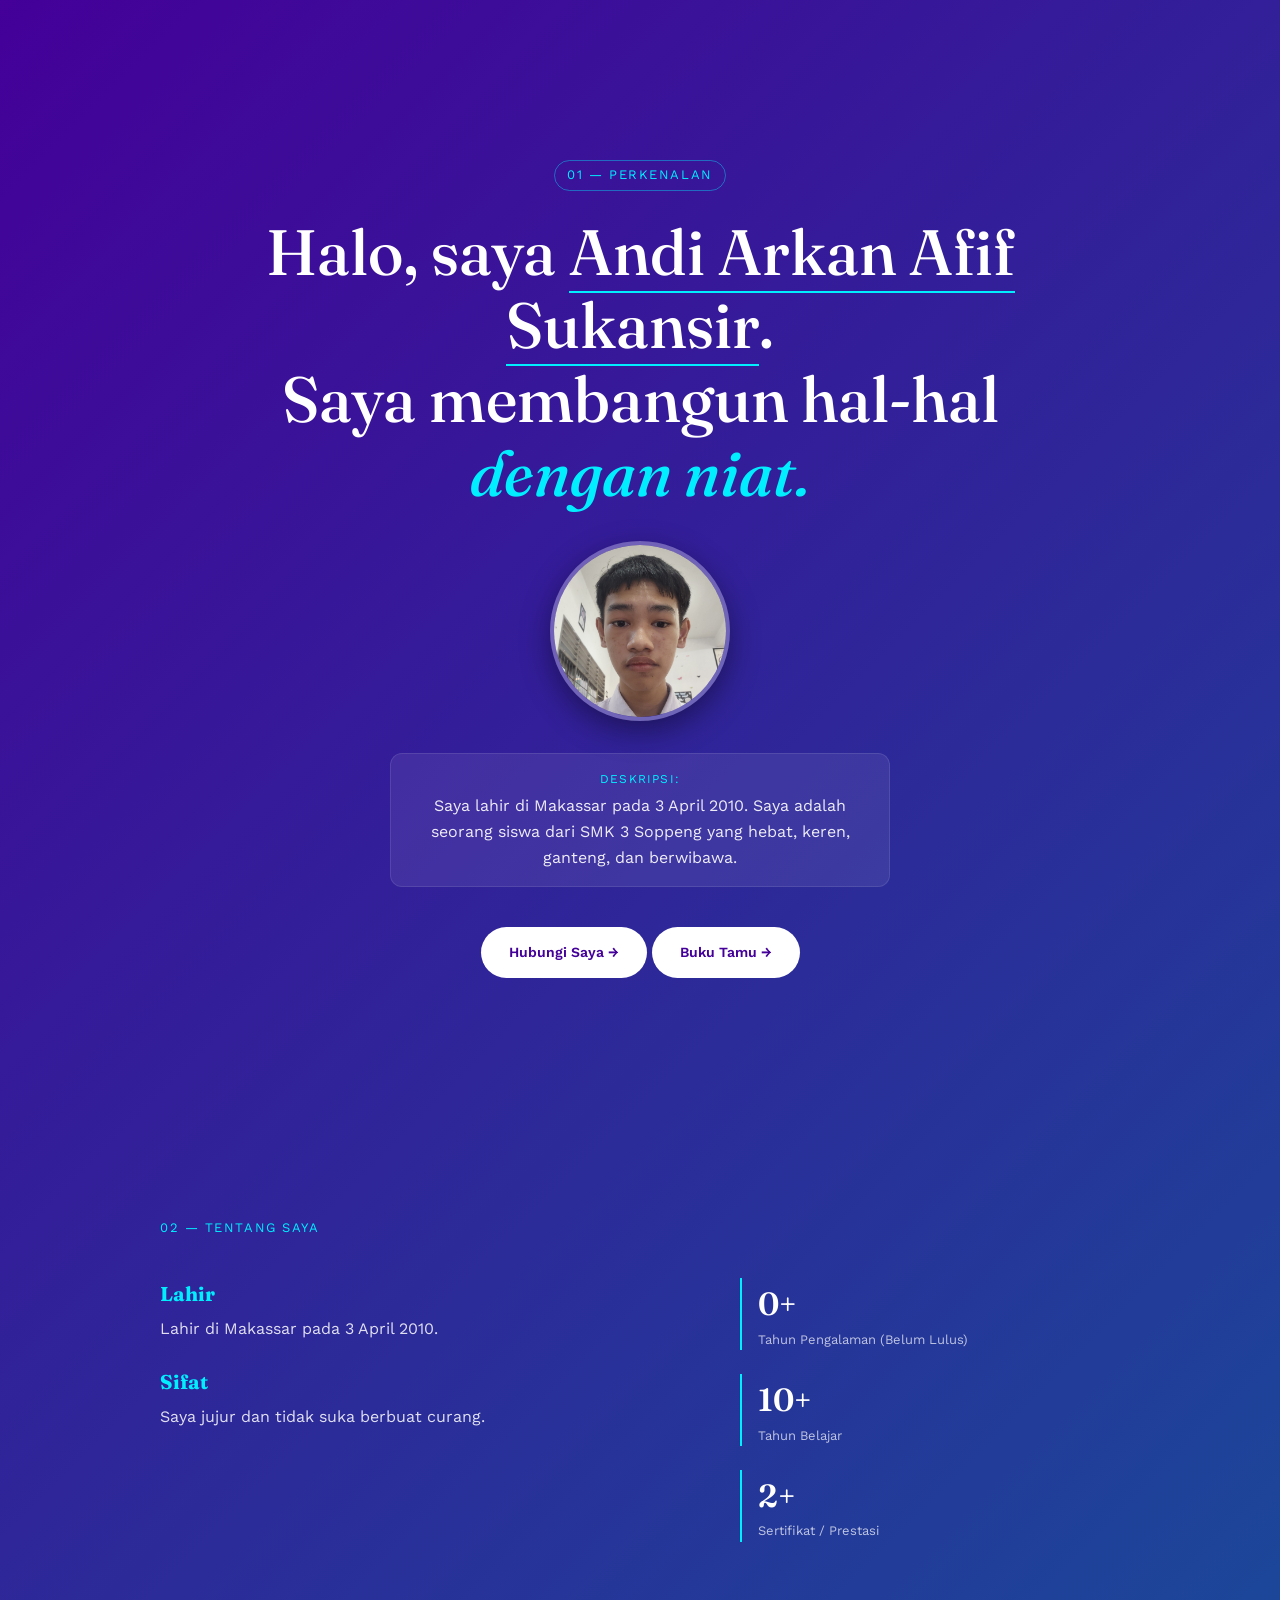
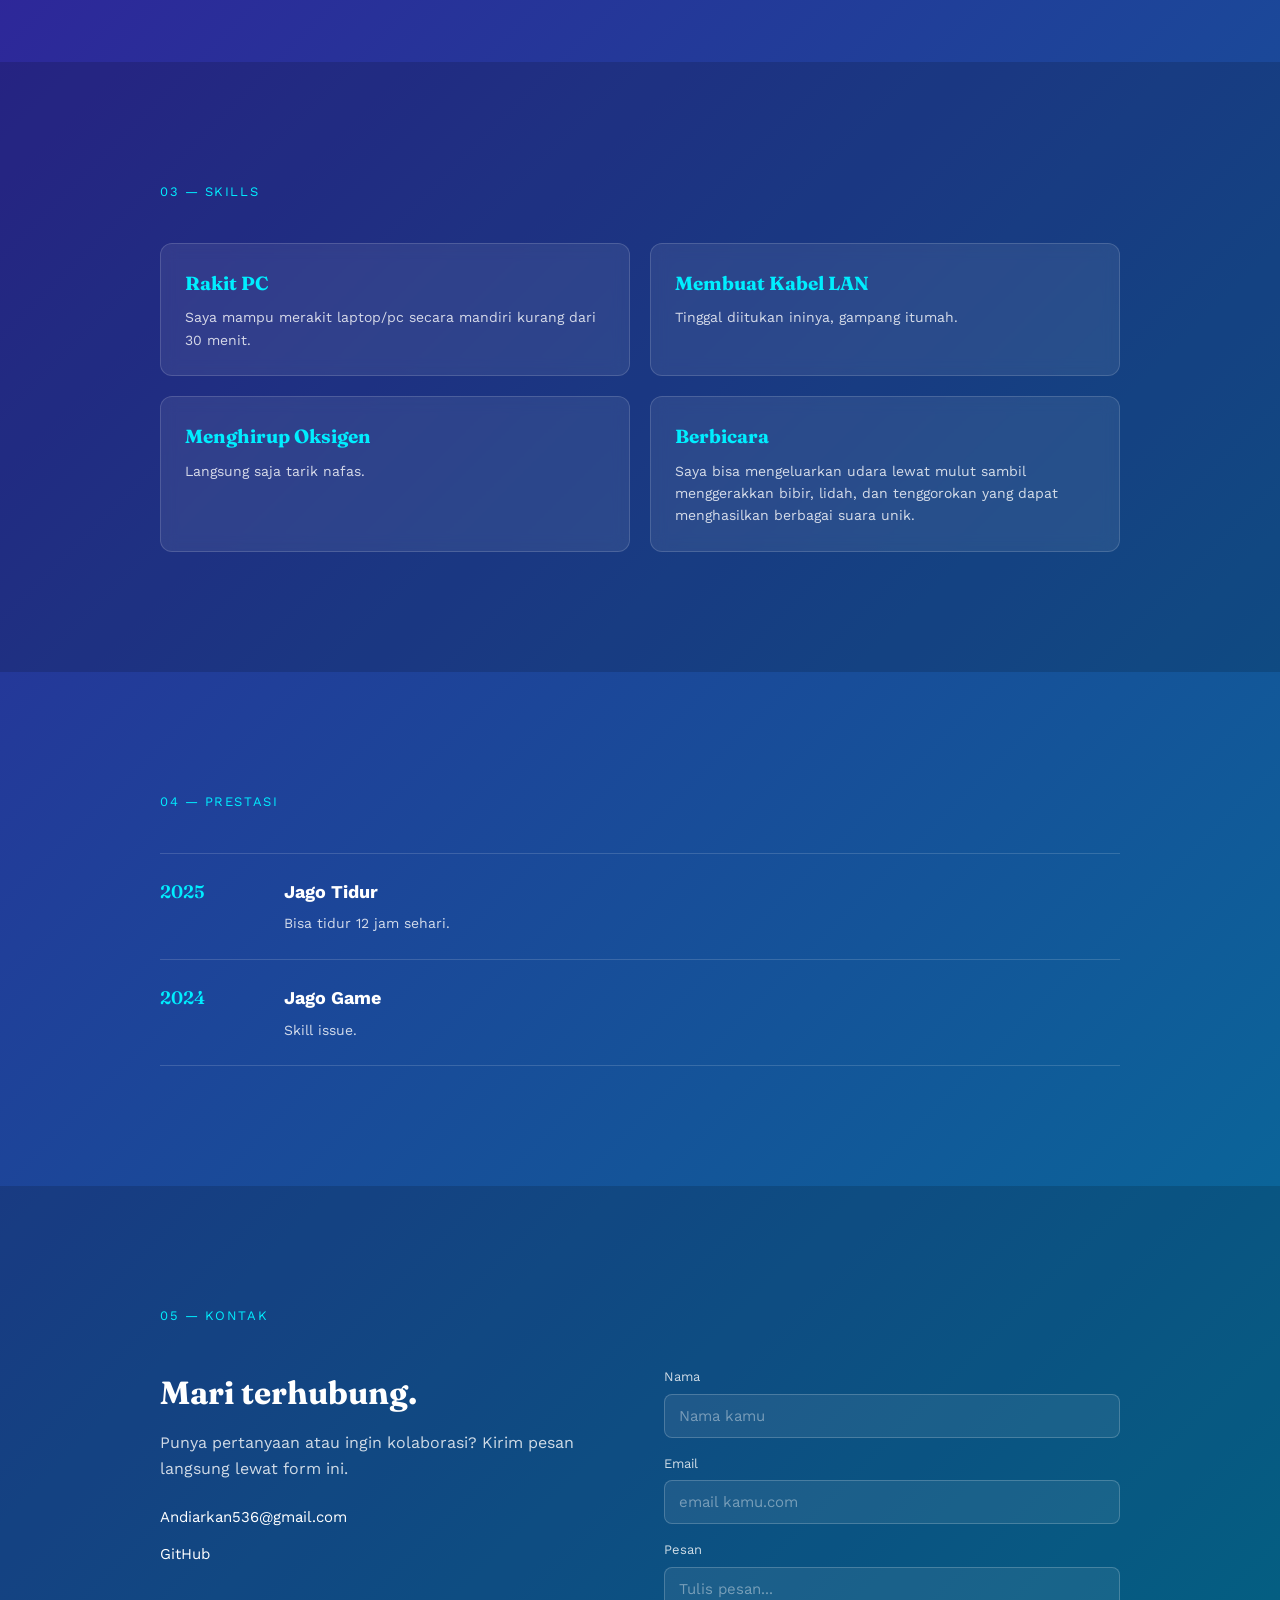
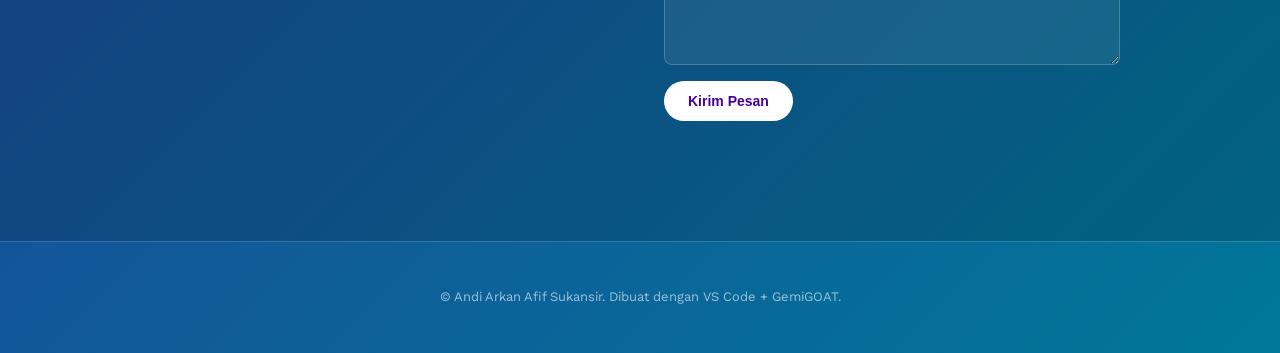
<file: index.html>
<!DOCTYPE html>
<html lang="id">
<head>
    <meta charset="UTF-8" />
    <meta name="viewport" content="width=device-width, initial-scale=1.0" />
    <title>Andi Arkan Afif Sukansir — Portofolio</title>
    <link rel="preconnect" href="https://fonts.googleapis.com" />
    <link rel="preconnect" href="https://fonts.gstatic.com" crossorigin />
    <link href="https://fonts.googleapis.com/css2?family=Fraunces:opsz,wght@9..144,400;9..144,500;9..144,600&family=Work+Sans:wght@400;500;600&display=swap" rel="stylesheet" />
    <link rel="stylesheet" href="arkan.css" />
</head>
<body>
    <!-- ===== HERO / INTRO ===== -->
    <section class="hero" id="home">
        <div class="hero__index">01 — Perkenalan</div>
        <h1 class="hero__title">
            Halo, saya <span class="hero__name">Andi Arkan Afif Sukansir</span>.<br />
            Saya membangun hal-hal <em>dengan niat.</em>
        </h1>
        <div class="fotokitablur">
            <img src="Arkan.jpg" alt="Foto Andi Arkan Afif Sukansir"/>
        </div>
        <div class="hero__subtitle">
            <span class="subtitle__label">Deskripsi:</span>
            <p>Saya lahir di Makassar pada 3 April 2010. Saya adalah seorang siswa dari SMK 3 Soppeng yang hebat, keren, ganteng, dan berwibawa.</p>
        </div>
        <a href="#contact" class="hero__cta">Hubungi Saya →</a>
        <a href="tamu.html" class="hero__cta">Buku Tamu →</a>
    </section>

    <!-- ===== ABOUT ===== -->
    <section class="section" id="about">
        <div class="section__label">02 — Tentang Saya</div>
        <div class="section__content about__grid">
            <div class="about__text">
                <div class="about__block">
                    <h3>Lahir</h3>
                    <p>Lahir di Makassar pada 3 April 2010.</p>
                </div>
                <div class="about__block">
                    <h3>Sifat</h3>
                    <p>Saya jujur dan tidak suka berbuat curang.</p>
                </div>
            </div>
            <div class="about__facts">
                <div class="fact">
                    <span class="fact__num">0+</span>
                    <span class="fact__label">Tahun Pengalaman (Belum Lulus)</span>
                </div>
                <div class="fact">
                    <span class="fact__num">10+</span>
                    <span class="fact__label">Tahun Belajar</span>
                </div>
                <div class="fact">
                    <span class="fact__num">2+</span>
                    <span class="fact__label">Sertifikat / Prestasi</span>
                </div>
            </div>
        </div>
    </section>

    <!-- ===== SKILLS ===== -->
    <section class="section section--alt" id="skills">
        <div class="section__label">03 — Skills</div>
        <div class="section__content">
            <div class="skills__grid">
                <div class="skill-card">
                    <h3>Rakit PC</h3>
                    <p>Saya mampu merakit laptop/pc secara mandiri kurang dari 30 menit.</p>
                </div>
                <div class="skill-card">
                    <h3>Membuat Kabel LAN</h3>
                    <p>Tinggal diitukan ininya, gampang itumah.</p>
                </div>
                <div class="skill-card">
                    <h3>Menghirup Oksigen</h3>
                    <p>Langsung saja tarik nafas.</p>
                </div>
                <div class="skill-card">
                    <h3>Berbicara</h3>
                    <p>Saya bisa mengeluarkan udara lewat mulut sambil menggerakkan bibir, lidah, dan tenggorokan yang dapat menghasilkan berbagai suara unik.</p>
                </div>
            </div>
        </div>
    </section>

    <!-- ===== ACHIEVEMENTS / PRESTASI ===== -->
    <section class="section" id="achievements">
        <div class="section__label">04 — Prestasi</div>
        <div class="section__content">
            <ul class="timeline">
                <li class="timeline__item">
                    <span class="timeline__year">2025</span>
                    <div class="timeline__body">
                        <h3>Jago Tidur</h3>
                        <p>Bisa tidur 12 jam sehari.</p>
                    </div>
                </li>
                <li class="timeline__item">
                    <span class="timeline__year">2024</span>
                    <div class="timeline__body">
                        <h3>Jago Game</h3>
                        <p>Skill issue.</p>
                    </div>
                </li>
            </ul>
        </div>
    </section>

    <!-- ===== CONTACT ===== -->
    <section class="section section--alt" id="contact">
        <div class="section__label">05 — Kontak</div>
        <div class="section__content contact__grid">
            <div class="contact__intro">
                <h2>Mari terhubung.</h2>
                <p>Punya pertanyaan atau ingin kolaborasi? Kirim pesan langsung lewat form ini.</p>
                <div class="contact__links">
                    <a href="mailto:Andiarkan536@gmail.com" class="email-link">Andiarkan536@gmail.com</a>
                    <a href="https://github.com/ArkanakrA" target="_blank" rel="noopener">GitHub</a>
                </div>
            </div>
            <form class="contact__form" onsubmit="event.preventDefault(); alert('Form ini contoh statis — hubungkan ke layanan email seperti Formspree agar berfungsi.');">
                <label> Nama <input type="text" name="name" placeholder="Nama kamu" required /> </label>
                <label> Email <input type="email" name="email" placeholder="email kamu.com" required /> </label>
                <label> Pesan <textarea name="message" rows="4" placeholder="Tulis pesan..." required></textarea> </label>
                <button type="submit">Kirim Pesan</button>
            </form>
        </div>
    </section>

    <footer class="footer">
        <p>© <span id="year"></span> Andi Arkan Afif Sukansir. Dibuat dengan VS Code + GemiGOAT.</p>
    </footer>
    <script src="script.js"></script>
</body>
</html>
</file>
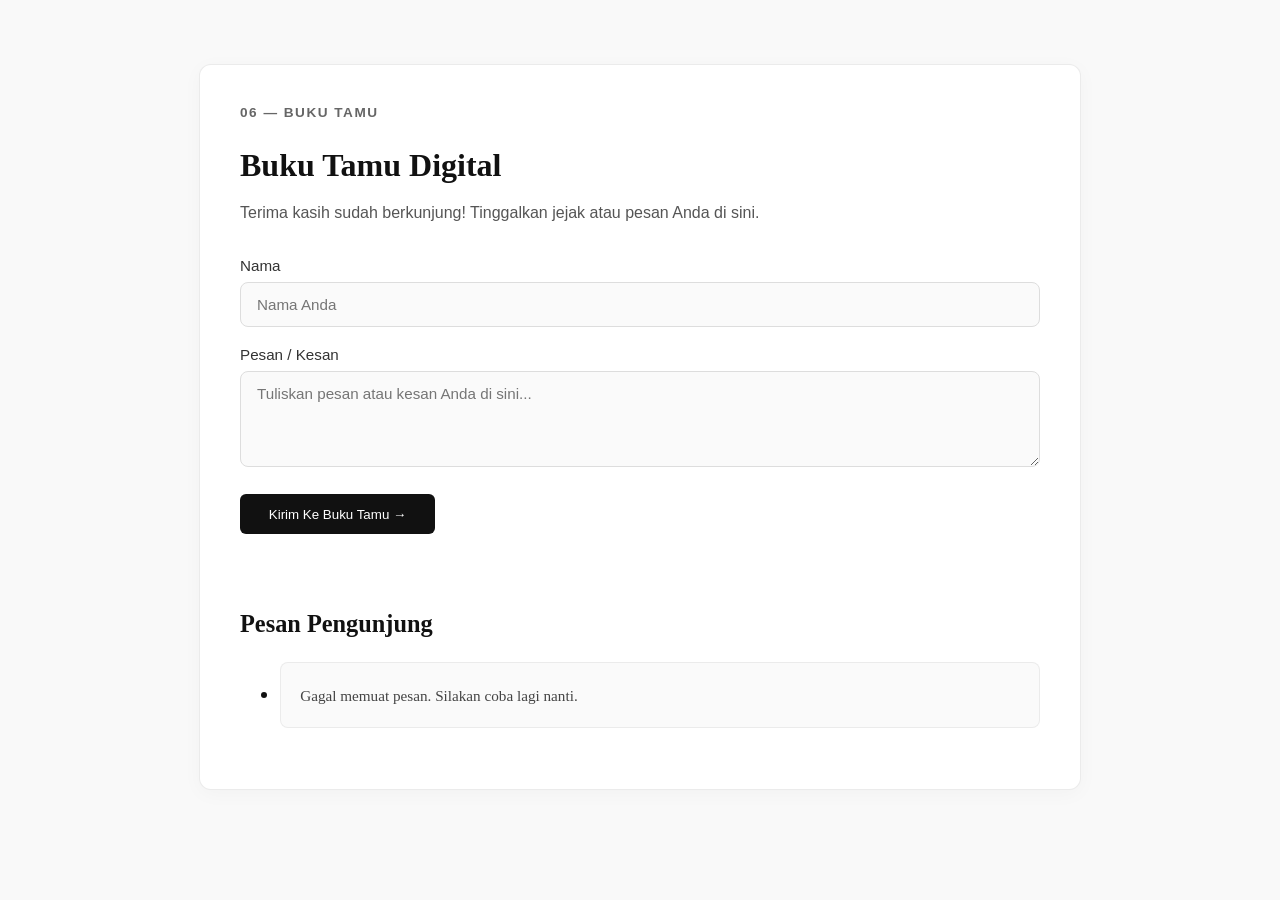
<file: bukutamu.html>
<!DOCTYPE html>
<html lang="id">
<head>
    <meta charset="UTF-8" />
    <meta name="viewport" content="width=device-width, initial-scale=1.0" />
    <title>Buku Tamu Digital</title>
    <link rel="stylesheet" href="bt.css" />
</head>
<body>

    <!-- ===== BUKU TAMU DIGITAL ===== -->
    <section class="section" id="guestbook">
        <div class="section__label">06 — Buku Tamu</div>
        <div class="section__content contact__grid">
            <div class="contact__intro">
                <h2>Buku Tamu Digital</h2>
                <p>Terima kasih sudah berkunjung! Tinggalkan jejak atau pesan Anda di sini.</p>
            </div>
            
            <form class="contact__form" id="guestbookForm">
                <label>
                    Nama
                    <input type="text" id="guestName" placeholder="Nama Anda" required />
                </label>
                <label>
                    Pesan / Kesan
                    <textarea id="guestMessage" rows="4" placeholder="Tuliskan pesan atau kesan Anda di sini..." required></textarea>
                </label>
                <button type="submit" class="hero__cta" style="border: none; cursor: pointer; display: inline-block; text-align: center;">Kirim Ke Buku Tamu →</button>
            </form>
        </div>

        <!-- Daftar Pesan Buku Tamu -->
        <div class="guestbook__entries">
            <h3 class="guestbook__title">Pesan Pengunjung</h3>
            <ul class="guestbook__list" id="guestList">
                <li class="guestbook__item">
                    <div class="guestbook__item-header">
                        <span class="guestbook__author">Pengunjung</span>
                        <span class="guestbook__date">Baru saja</span>
                    </div>
                    <p class="guestbook__message">Website portofolio yang keren!</p>
                </li>
            </ul>
        </div>
    </section>

    <!-- Script harus ditaruh di paling bawah sebelum penutup body -->
    <script src="script.js"></script>
</body>
</html>
</file>
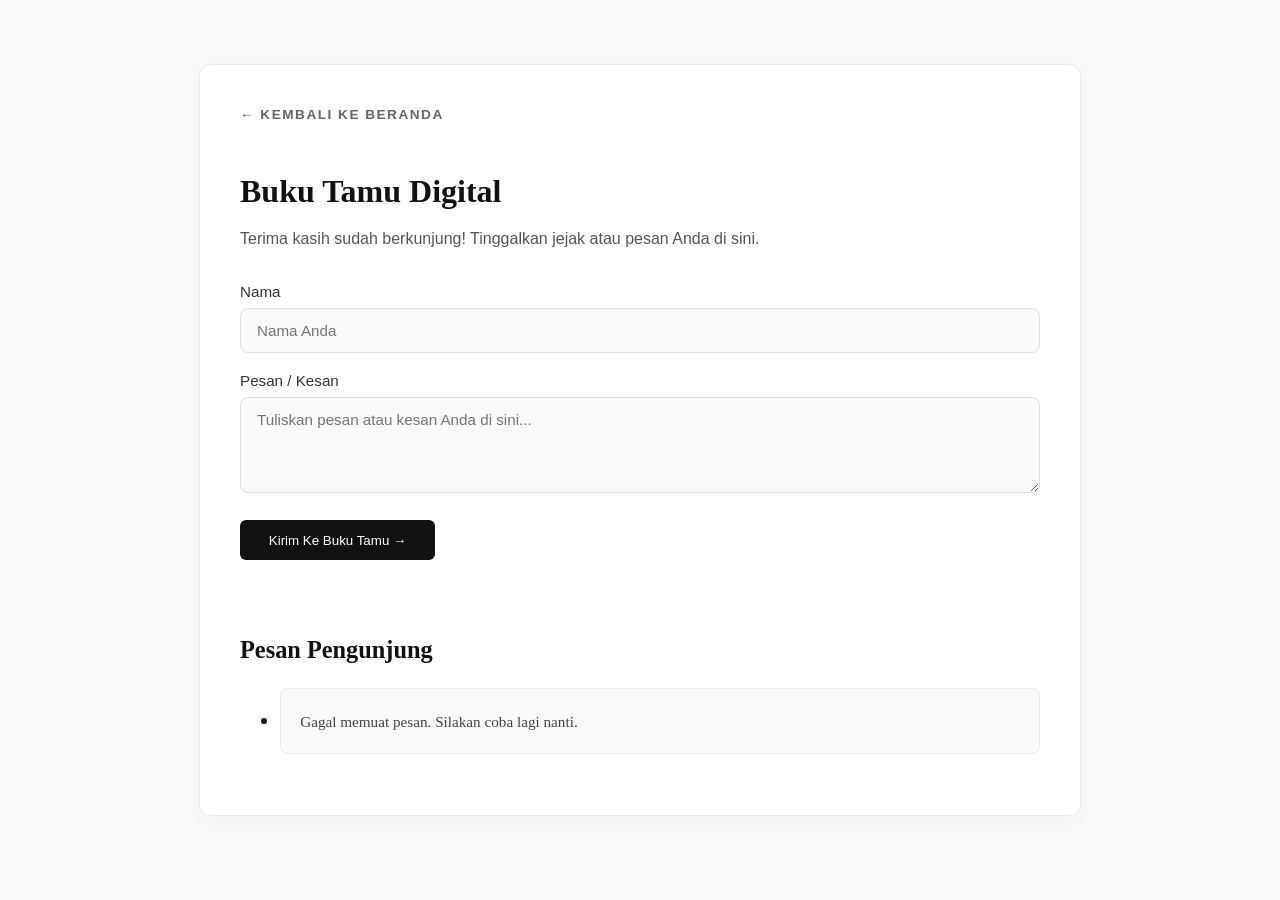
<file: tamu.html>
<!DOCTYPE html>
<html lang="id">
<head>
    <meta charset="UTF-8" />
    <meta name="viewport" content="width=device-width, initial-scale=1.0" />
    <title>Buku Tamu Digital</title>
    <link rel="stylesheet" href="bt.css" />
</head>
<body>

    <!-- ===== BUKU TAMU DIGITAL ===== -->
    <section class="section" id="guestbook">
        <a href="index.html" class="section__label" style="text-decoration: none; cursor: pointer; display: inline-block;">
            ← Kembali ke Beranda
        </a>
        <div class="section__content contact__grid">
            <div class="contact__intro">
                <h2>Buku Tamu Digital</h2>
                <p>Terima kasih sudah berkunjung! Tinggalkan jejak atau pesan Anda di sini.</p>
            </div>
            
            <form class="contact__form" id="guestbookForm">
                <label>
                    Nama
                    <input type="text" id="guestName" placeholder="Nama Anda" required />
                </label>
                <label>
                    Pesan / Kesan
                    <textarea id="guestMessage" rows="4" placeholder="Tuliskan pesan atau kesan Anda di sini..." required></textarea>
                </label>
                <button type="submit" class="hero__cta" style="border: none; cursor: pointer; display: inline-block; text-align: center;">Kirim Ke Buku Tamu →</button>
            </form>
        </div>

        <!-- Daftar Pesan Buku Tamu -->
        <div class="guestbook__entries">
            <h3 class="guestbook__title">Pesan Pengunjung</h3>
            <ul class="guestbook__list" id="guestList">
                <li class="guestbook__item">
                    <div class="guestbook__item-header">
                        <span class="guestbook__author">Pengunjung</span>
                        <span class="guestbook__date">Baru saja</span>
                    </div>
                    <p class="guestbook__message">Website portofolio yang keren!</p>
                </li>
            </ul>
        </div>
    </section>

    <!-- Script harus ditaruh di paling bawah sebelum penutup body -->
    <script src="script.js"></script>
</body>
</html>
</file>
<file: arkan.css>
/* ========================================= 
TOKEN DESAIN 
========================================= */ 
:root { 
    --font-display: "Fraunces", serif; 
    --font-body: "Work Sans", sans-serif; 
    --max-width: 960px; 
    --section-pad: clamp(64px, 10vw, 120px); 
} 

* { 
    box-sizing: border-box; 
} 

html { 
    scroll-behavior: smooth; 
} 

body { 
    margin: 0; 
    background: linear-gradient(135deg, #440099, #007799); /* Latar belakang gradasi diagonal halus */
    color: #ffffff; /* Mengubah teks global menjadi putih agar terbaca jelas */
    font-family: var(--font-body); 
    line-height: 1.6; 
    -webkit-font-smoothing: antialiased; 
} 

a { 
    color: inherit; 
    text-decoration: none; 
} 

ul { 
    list-style: none; 
    margin: 0; 
    padding: 0; 
} 

/* ========================================= 
NAVIGASI 
========================================= */ 
.nav { 
    position: sticky; 
    top: 0; 
    z-index: 50; 
    display: flex; 
    align-items: center; 
    justify-content: space-between; 
    padding: 20px clamp(20px, 6vw, 64px); 
    background: rgba(255, 255, 255, 0.1); /* Efek kaca transparan */
    backdrop-filter: blur(12px); 
    -webkit-backdrop-filter: blur(12px);
    border-bottom: 1px solid rgba(255, 255, 255, 0.15); 
} 

.nav__brand { 
    font-family: var(--font-display); 
    font-size: 22px; 
    font-weight: 600; 
} 

.nav__links { 
    display: flex; 
    gap: 32px; 
    font-size: 14px; 
    letter-spacing: 0.02em; 
} 

.nav__links a { 
    position: relative; 
    padding-bottom: 4px; 
    opacity: 0.85;
    transition: opacity 0.2s;
} 

.nav__links a:hover {
    opacity: 1;
}

.nav__links a::after { 
    content: ""; 
    position: absolute; 
    left: 0; 
    bottom: 0; 
    width: 0; 
    height: 1px; 
    background: #00eeff; 
    transition: width 0.25s ease; 
} 

.nav__links a:hover::after { 
    width: 100%; 
} 

.nav__toggle { 
    display: none; 
    flex-direction: column; 
    gap: 5px; 
    background: none; 
    border: none; 
    cursor: pointer; 
    padding: 4px; 
} 

.nav__toggle span { 
    width: 22px; 
    height: 2px; 
    background: #ffffff; 
    display: block; 
} 

/* ========================================= 
HERO 
========================================= */ 
.hero { 
    max-width: var(--max-width); 
    margin: 0 auto; 
    padding: clamp(80px, 14vw, 160px) clamp(20px, 6vw, 64px) var(--section-pad); 
    text-align: center; /* Membuat semua text di hero otomatis ke tengah */
} 

.hero__index { 
    display: inline-block;
    font-size: 13px; 
    letter-spacing: 0.12em; 
    text-transform: uppercase; 
    color: #00eeff; /* Warna aksen cyan terang agar terbaca di warna gelap */
    margin-bottom: 24px; 
    border: 1px solid rgba(0, 238, 255, 0.4);
    padding: 4px 12px;
    border-radius: 20px;
} 

.hero__title { 
    font-family: var(--font-display); 
    font-weight: 500; 
    font-size: clamp(36px, 6vw, 64px); 
    line-height: 1.15; 
    margin: 0 auto 24px; 
    max-width: 20ch; 
} 

.hero__title em { 
    font-style: italic; 
    color: #00eeff; 
} 

.hero__name { 
    border-bottom: 2px solid #00eeff; 
} 

/* BINGKAI FOTO PROFIL BUNDAR DI TENGAH */
.fotokitablur { 
    display: block; 
    margin: 32px auto; 
    width: 180px; 
    height: 180px; 
    border-radius: 50%; 
    overflow: hidden; 
    box-shadow: 0 10px 30px rgba(0, 0, 0, 0.4); 
    border: 4px solid rgba(255, 255, 255, 0.3); 
} 

.fotokitablur img { 
    display: block; 
    width: 100%; 
    height: 100%; 
    object-fit: cover; 
} 

.hero__subtitle { 
    max-width: 50ch; 
    margin: 0 auto 40px; 
    background: rgba(255, 255, 255, 0.08);
    padding: 16px 24px;
    border-radius: 12px;
    border: 1px solid rgba(255, 255, 255, 0.1);
} 

.subtitle__label {
    display: block;
    font-size: 12px;
    text-transform: uppercase;
    letter-spacing: 0.1em;
    color: #00eeff;
    margin-bottom: 4px;
}

.hero__subtitle p {
    margin: 0;
    font-size: 16px;
    color: rgba(255, 255, 255, 0.9);
}

.hero__cta { 
    display: inline-block; 
    padding: 14px 28px; 
    background: #ffffff; 
    color: #440099; 
    border-radius: 999px; 
    font-size: 14px; 
    font-weight: 600;
    transition: transform 0.2s ease, background 0.2s ease, box-shadow 0.2s ease; 
} 

.hero__cta:hover { 
    background: #00eeff; 
    color: #111111;
    transform: translateY(-2px); 
    box-shadow: 0 5px 15px rgba(0, 238, 255, 0.4);
} 

/* ========================================= 
SECTION LAYOUT UMUM 
========================================= */ 
.section { 
    padding: var(--section-pad) clamp(20px, 6vw, 64px); 
} 

.section--alt { 
    background: rgba(0, 0, 0, 0.15); /* Background section alt dibuat gelap transparan */
} 

.section__label { 
    max-width: var(--max-width); 
    margin: 0 auto 40px; 
    font-size: 13px; 
    letter-spacing: 0.12em; 
    text-transform: uppercase; 
    color: #00eeff; 
} 

.section__content { 
    max-width: var(--max-width); 
    margin: 0 auto; 
} 

/* ========================================= 
ABOUT 
========================================= */ 
.about__grid { 
    display: grid; 
    grid-template-columns: 1.4fr 1fr; 
    gap: 48px; 
} 

.about__block {
    margin-bottom: 24px;
}

.about__block h3 {
    margin: 0 0 6px;
    font-family: var(--font-display);
    color: #00eeff;
    font-size: 20px;
}

.about__block p { 
    color: rgba(255, 255, 255, 0.85); 
    font-size: 16px; 
    margin: 0;
} 

.about__facts { 
    display: flex; 
    flex-direction: column; 
    gap: 24px; 
} 

.fact { 
    display: flex; 
    flex-direction: column; 
    border-left: 2px solid #00eeff; 
    padding-left: 16px; 
} 

.fact__num { 
    font-family: var(--font-display); 
    font-size: 32px; 
    font-weight: 600; 
} 

.fact__label { 
    font-size: 13px; 
    color: rgba(255, 255, 255, 0.7); 
} 

/* ========================================= 
SKILLS 
========================================= */ 
.skills__grid { 
    display: grid; 
    grid-template-columns: repeat(2, 1fr); 
    gap: 20px; 
} 

.skill-card { 
    background: rgba(255, 255, 255, 0.08); /* Kartu efek kaca transparan */
    border: 1px solid rgba(255, 255, 255, 0.15); 
    border-radius: 12px; 
    padding: 24px; 
    backdrop-filter: blur(8px);
    transition: transform 0.2s ease, box-shadow 0.2s ease, border-color 0.2s ease; 
} 

.skill-card:hover { 
    transform: translateY(-4px); 
    box-shadow: 0 10px 24px rgba(0, 0, 0, 0.2); 
    border-color: #00eeff;
} 

.skill-card h3 { 
    font-family: var(--font-display); 
    font-size: 19px; 
    margin: 0 0 8px; 
    color: #00eeff;
} 

.skill-card p { 
    color: rgba(255, 255, 255, 0.8); 
    font-size: 14px; 
    margin: 0; 
} 

/* ========================================= 
ACHIEVEMENTS / TIMELINE 
========================================= */ 
.timeline__item { 
    display: grid; 
    font-size: 16px; 
    grid-template-columns: 100px 1fr; 
    gap: 24px; 
    padding: 24px 0; 
    border-top: 1px solid rgba(255, 255, 255, 0.15); 
} 

.timeline__item:last-child { 
    border-bottom: 1px solid rgba(255, 255, 255, 0.15); 
} 

.timeline__year { 
    font-family: var(--font-display); 
    font-size: 18px; 
    color: #00eeff; 
    font-weight: 600;
} 

.timeline__body h3 { 
    margin: 0 0 6px; 
    font-size: 18px; 
    color: #ffffff;
} 

.timeline__body p { 
    margin: 0; 
    color: rgba(255, 255, 255, 0.8); 
    font-size: 14px; 
} 

/* ========================================= 
CONTACT 
========================================= */ 
.contact__grid { 
    display: grid; 
    grid-template-columns: 1fr 1fr; 
    gap: 48px; 
} 

.contact__intro h2 { 
    font-family: var(--font-display); 
    font-size: 32px; 
    margin: 0 0 12px; 
} 

.contact__intro p { 
    color: rgba(255, 255, 255, 0.8); 
    margin: 0 0 24px; 
} 

.contact__links { 
    display: flex; 
    flex-direction: column; 
    gap: 12px; 
    font-size: 15px; 
} 

.contact__links a { 
    width: fit-content; 
    border-bottom: 1px solid transparent; 
    transition: color 0.2s ease, border-color 0.2s ease; 
} 

.contact__links a:hover { 
    color: #00eeff;
    border-color: #00eeff; 
} 

.contact__form { 
    display: flex; 
    flex-direction: column; 
    gap: 16px; 
} 

.contact__form label { 
    display: flex; 
    flex-direction: column; 
    gap: 6px; 
    font-size: 13px; 
    color: rgba(255, 255, 255, 0.8); 
} 

.contact__form input, .contact__form textarea { 
    font-family: var(--font-body); 
    font-size: 15px; 
    padding: 12px 14px; 
    border: 1px solid rgba(255, 255, 255, 0.2); 
    border-radius: 8px; 
    background: rgba(255, 255, 255, 0.07); 
    color: #ffffff; 
    resize: vertical; 
    transition: border-color 0.2s, outline-color 0.2s;
} 

.contact__form input::placeholder, .contact__form textarea::placeholder {
    color: rgba(255, 255, 255, 0.4);
}

.contact__form input:focus, .contact__form textarea:focus { 
    outline: none;
    border-color: #00eeff; 
} 

.contact__form button { 
    align-self: flex-start; 
    padding: 12px 24px; 
    background: #ffffff; 
    color: #440099; 
    border: none; 
    border-radius: 999px; 
    font-size: 14px; 
    font-weight: 600;
    cursor: pointer; 
    transition: background 0.2s ease, transform 0.2s ease; 
} 

.contact__form button:hover { 
    background: #00eeff; 
    color: #111111;
    transform: translateY(-1px);
} 

/* ========================================= 
FOOTER 
========================================= */ 
.footer { 
    text-align: center; 
    padding: 32px; 
    font-size: 13px; 
    color: rgba(255, 255, 255, 0.6); 
    border-top: 1px solid rgba(255, 255, 255, 0.15); 
} 

/* ========================================= 
RESPONSIVE 
========================================= */ 
    .nav__links { 
        position: absolute; 
        top: 100%; 
        left: 0; 
        right: 0; 
        background: rgba(40, 0, 90, 0.95); 
        flex-direction: column;
    }
</file>
<file: bt.css>
/* ==========================================
   GAYA BUKU TAMU DIGITAL (bt.css)
   ========================================== */

/* Styling Dasar Halaman */
body {
    font-family: 'Work Sans', sans-serif;
    background-color: #f9f9f9;
    color: #1a1a1a;
    margin: 0;
    padding: 2rem 1rem;
    display: flex;
    flex-direction: column;
    align-items: center;
}

/* Kontainer Utama Buku Tamu */
#guestbook {
    max-width: 800px;
    width: 100%;
    background: #ffffff;
    padding: 2.5rem;
    border-radius: 12px;
    border: 1px solid rgba(0, 0, 0, 0.08);
    box-shadow: 0 4px 20px rgba(0, 0, 0, 0.03);
    margin-top: 2rem;
}

/* Label Section */
.section__label {
    font-size: 0.85rem;
    text-transform: uppercase;
    letter-spacing: 1.5px;
    color: #666;
    margin-bottom: 1.5rem;
    font-weight: 600;
}

/* Header & Deskripsi */
.contact__intro h2 {
    font-family: 'Fraunces', serif;
    font-size: 2rem;
    margin-bottom: 0.5rem;
    color: #111;
}

.contact__intro p {
    color: #555;
    margin-bottom: 2rem;
    line-height: 1.6;
}

/* Form Input & Textarea */
.contact__form {
    display: flex;
    flex-direction: column;
    gap: 1.2rem;
}

.contact__form label {
    display: flex;
    flex-direction: column;
    gap: 0.5rem;
    font-weight: 500;
    font-size: 0.95rem;
    color: #333;
}

.contact__form input,
.contact__form textarea {
    width: 100%;
    padding: 0.8rem 1rem;
    border: 1px solid #ddd;
    border-radius: 8px;
    font-family: inherit;
    font-size: 0.95rem;
    background-color: #fafafa;
    box-sizing: border-box;
    transition: all 0.2s ease-in-out;
}

.contact__form input:focus,
.contact__form textarea:focus {
    outline: none;
    border-color: #111;
    background-color: #fff;
    box-shadow: 0 0 0 3px rgba(0, 0, 0, 0.05);
}

/* Tombol Kirim (.hero__cta) */
.hero__cta {
    align-self: flex-start;
    background-color: #111;
    color: #fff;
    padding: 0.8rem 1.8rem;
    border-radius: 6px;
    font-weight: 500;
    text-decoration: none;
    transition: background-color 0.2s ease, transform 0.2s ease;
    margin-top: 0.5rem;
}

.hero__cta:hover {
    background-color: #333;
    transform: translateY(-2px);
}

/* Section Daftar Pengunjung (Daftar Pesan) */
.guestbook__entries,
.section__content h3 {
    font-family: 'Fraunces', serif;
    font-size: 1.3rem;
    margin-top: 2rem;
    color: #111;
}

/* Item Pesan */
.guestbook__list,
#guestList {
    margin-top: 1rem;
    display: flex;
    flex-direction: column;
    gap: 1rem;
}

.guestbook__item,
#guestList li {
    background-color: #fafafa;
    border: 1px solid rgba(0, 0, 0, 0.06);
    border-radius: 8px;
    padding: 1.2rem;
    transition: transform 0.2s ease;
}

.guestbook__item:hover,
#guestList li:hover {
    transform: translateX(4px);
    border-color: rgba(0, 0, 0, 0.15);
}

.guestbook__item-header {
    display: flex;
    justify-content: space-between;
    align-items: center;
    margin-bottom: 0.5rem;
}

.guestbook__author {
    font-weight: 600;
    color: #111;
    font-size: 1rem;
}

.guestbook__date {
    font-size: 0.8rem;
    color: #888;
}

.guestbook__message,
#guestList li p {
    font-size: 0.95rem;
    line-height: 1.5;
    color: #444;
    margin: 0;
}
</file>
